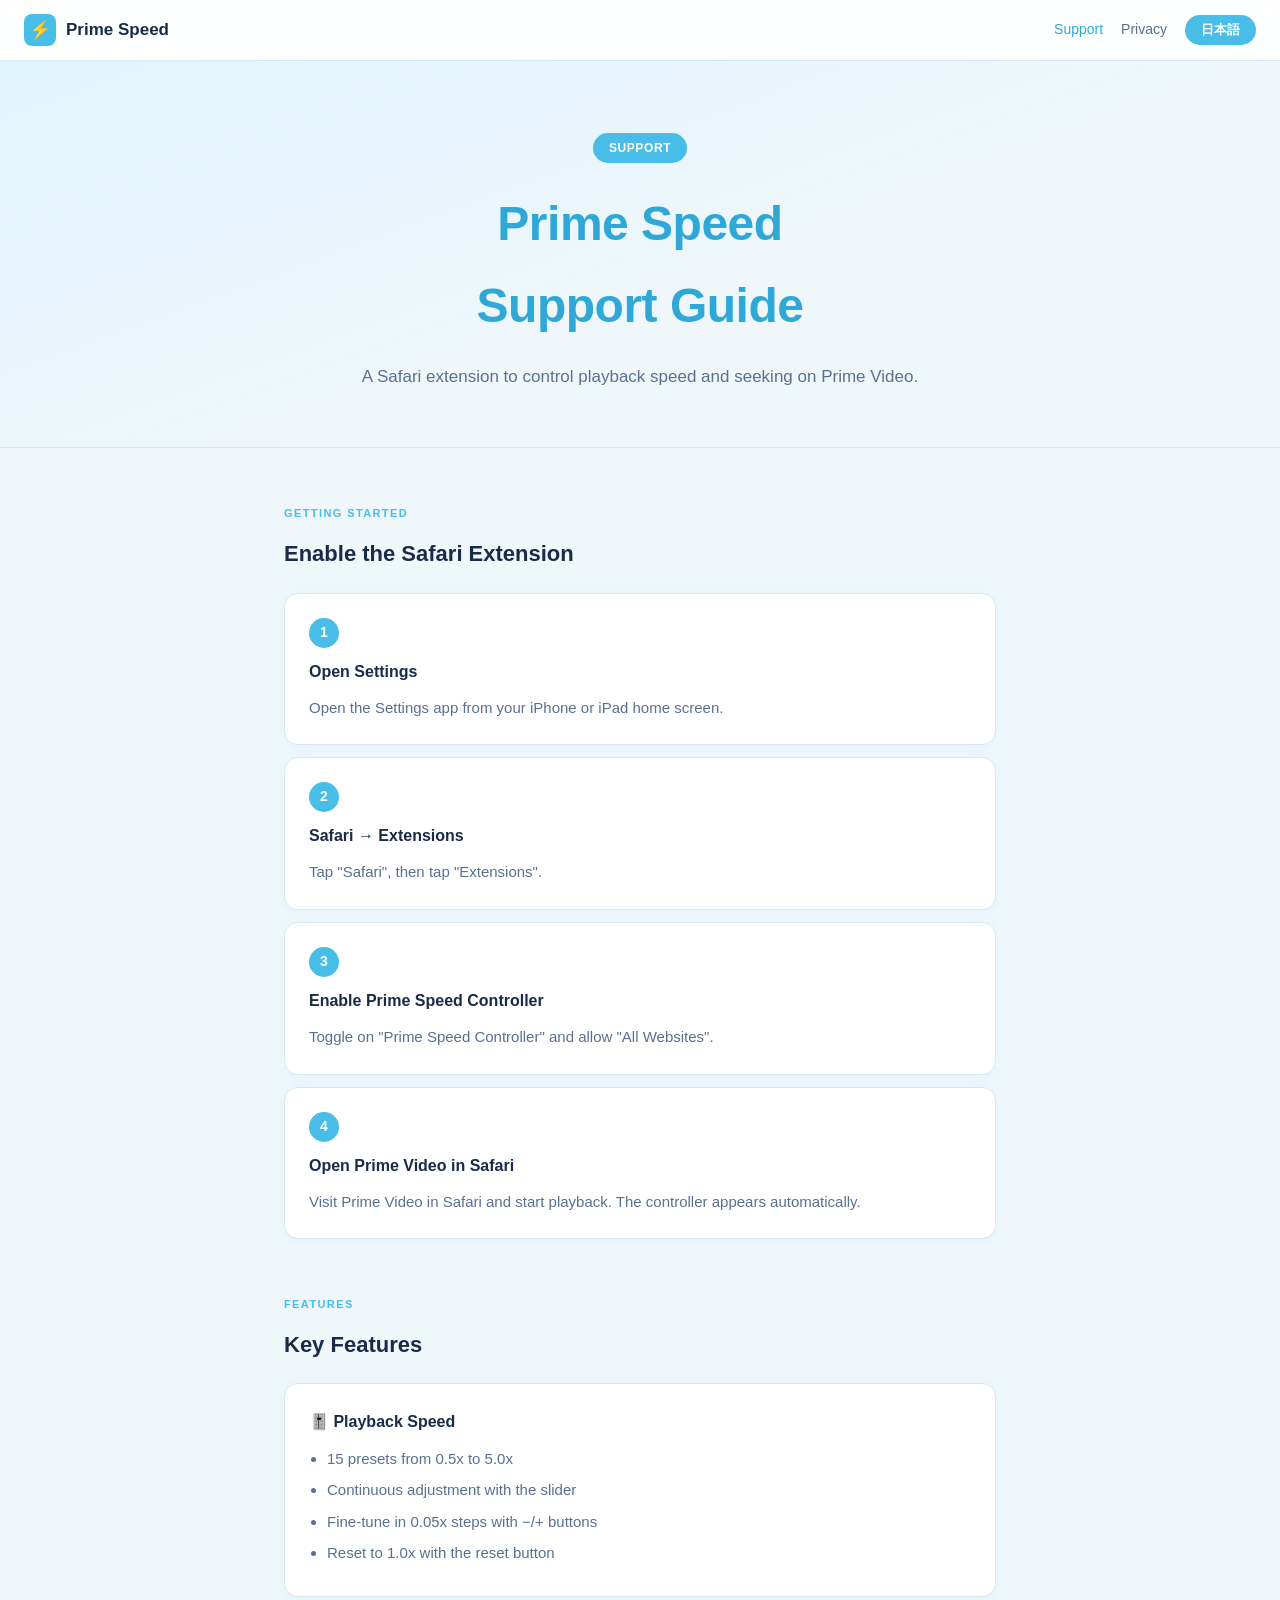
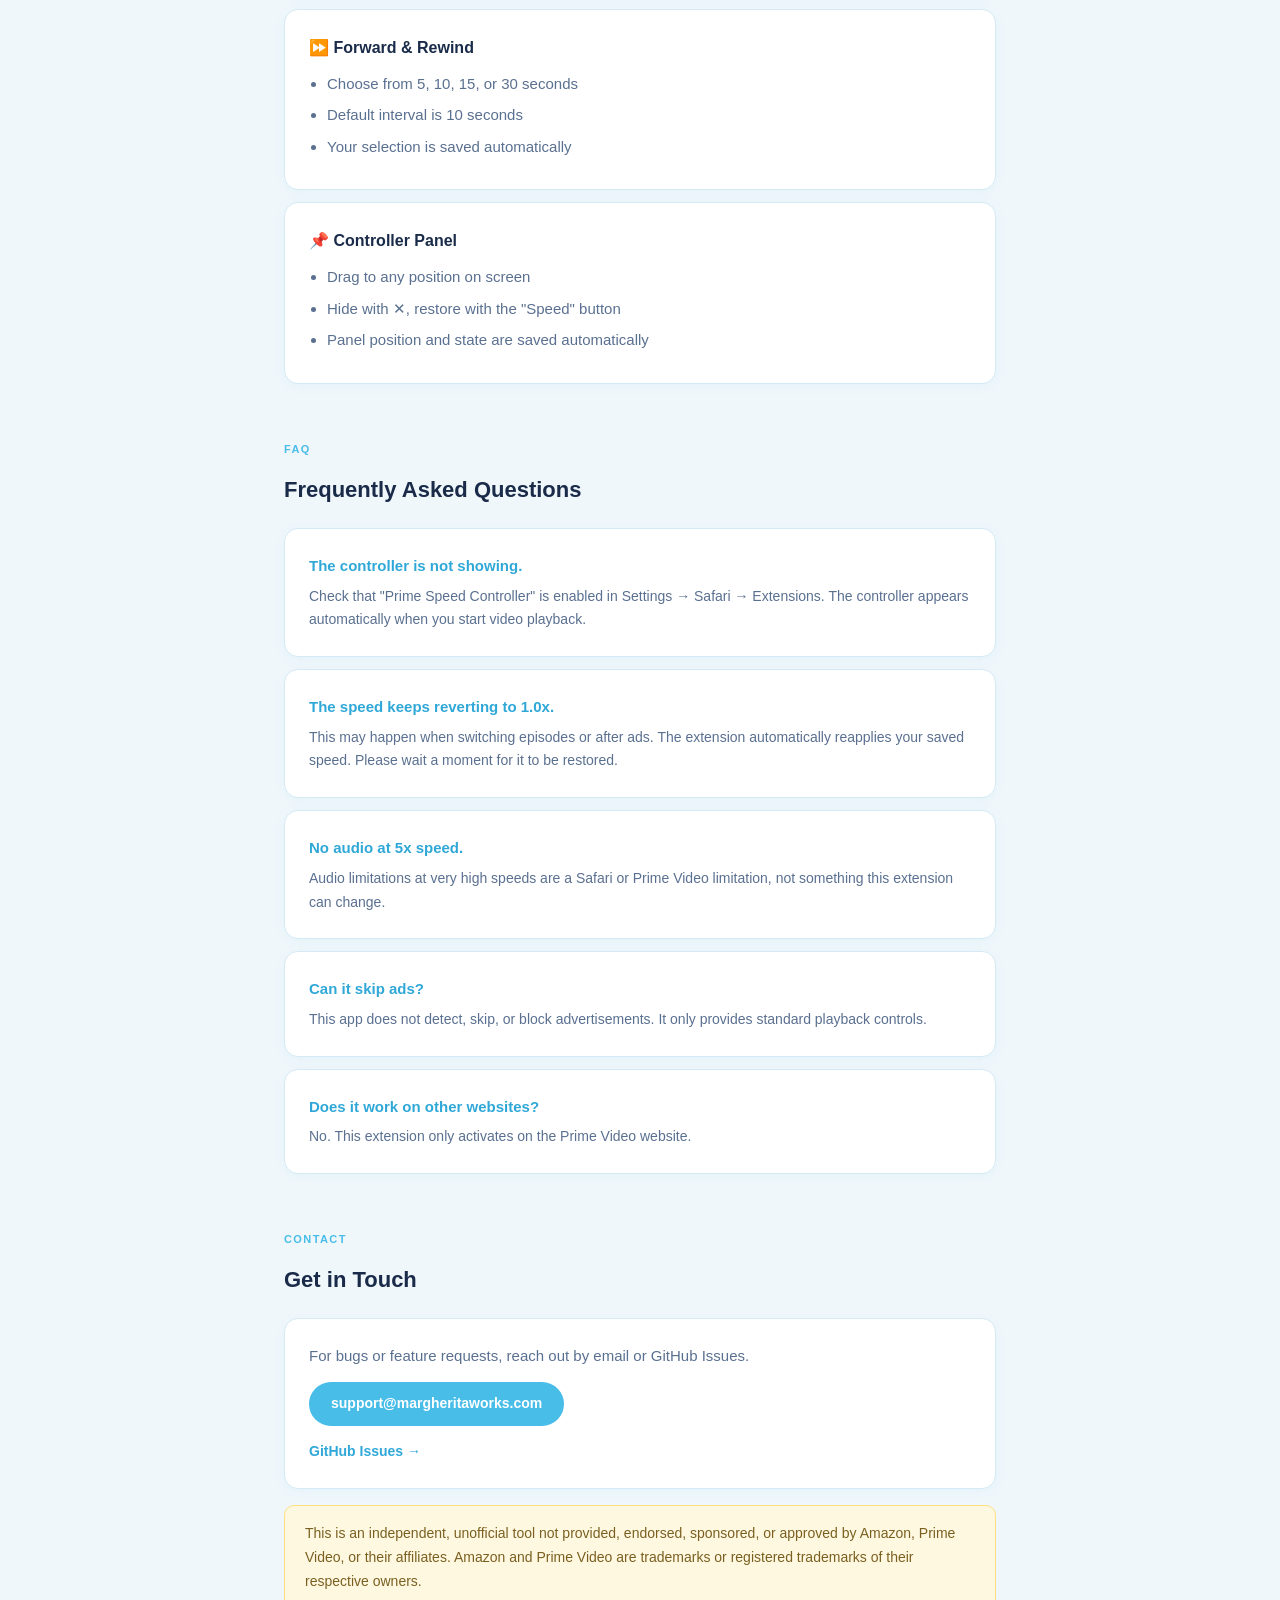
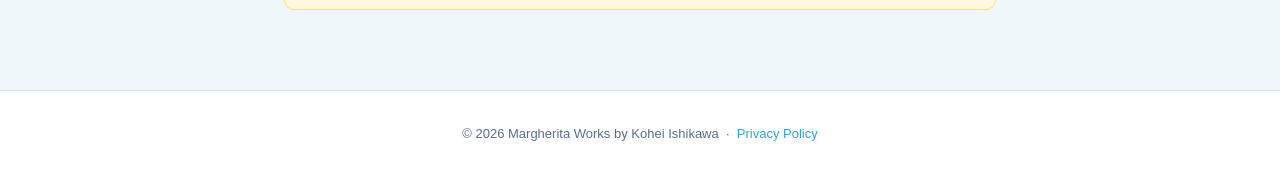
<file: index.html>
<!DOCTYPE html>
<html lang="ja">
<head>
  <meta charset="UTF-8">
  <meta name="viewport" content="width=device-width, initial-scale=1">
  <title>アマプラ倍速 — サポート / Prime Speed Controller — Support</title>
  <meta name="description" content="Safari拡張機能「アマプラ倍速」のサポートページ。使い方・よくある質問を掲載。">
  <link rel="stylesheet" href="style.css">
</head>
<body>

<nav>
  <a class="nav-brand" href="index.html">
    <div class="nav-icon">⚡</div>
    <span class="ja-t">アマプラ倍速</span>
    <span class="en-t" style="display:none">Prime Speed</span>
  </a>
  <div class="nav-links">
    <a href="index.html" class="active">
      <span class="ja-t">サポート</span><span class="en-t" style="display:none">Support</span>
    </a>
    <a href="privacy.html">
      <span class="ja-t">プライバシー</span><span class="en-t" style="display:none">Privacy</span>
    </a>
    <button class="lang-btn" onclick="toggleLang()" id="langBtn">EN</button>
  </div>
</nav>

<div class="hero">
  <div class="hero-badge ja-t">サポートページ</div>
  <div class="hero-badge en-t" style="display:none">Support</div>
  <h1>
    <span class="ja-t"><span>アマプラ倍速</span><br>使い方ガイド</span>
    <span class="en-t" style="display:none"><span>Prime Speed</span><br>Support Guide</span>
  </h1>
  <p class="ja-t">SafariでPrime Videoの再生速度・送り戻しを操作するSafari拡張機能です。</p>
  <p class="en-t" style="display:none">A Safari extension to control playback speed and seeking on Prime Video.</p>
</div>

<div class="container">

  <!-- ── Getting Started ── -->
  <div class="section">
    <div class="section-label ja-t">はじめかた</div>
    <div class="section-label en-t" style="display:none">Getting Started</div>
    <h2 class="ja-t">Safari拡張機能の有効化</h2>
    <h2 class="en-t" style="display:none">Enable the Safari Extension</h2>

    <div class="card">
      <div class="card-num">1</div>
      <h3 class="ja-t">設定アプリを開く</h3>
      <h3 class="en-t" style="display:none">Open Settings</h3>
      <p class="ja-t">iPhoneまたはiPadのホーム画面から「設定」アプリを起動します。</p>
      <p class="en-t" style="display:none">Open the Settings app from your iPhone or iPad home screen.</p>
    </div>
    <div class="card">
      <div class="card-num">2</div>
      <h3 class="ja-t">Safari → 拡張機能</h3>
      <h3 class="en-t" style="display:none">Safari → Extensions</h3>
      <p class="ja-t">「Safari」をタップし、「拡張機能」を選択します。</p>
      <p class="en-t" style="display:none">Tap "Safari", then tap "Extensions".</p>
    </div>
    <div class="card">
      <div class="card-num">3</div>
      <h3 class="ja-t">アマプラ倍速をオン</h3>
      <h3 class="en-t" style="display:none">Enable Prime Speed Controller</h3>
      <p class="ja-t">「アマプラ倍速」のトグルをオンにし、「すべてのWebサイト」を許可します。</p>
      <p class="en-t" style="display:none">Toggle on "Prime Speed Controller" and allow "All Websites".</p>
    </div>
    <div class="card">
      <div class="card-num">4</div>
      <h3 class="ja-t">SafariでPrime Videoを開く</h3>
      <h3 class="en-t" style="display:none">Open Prime Video in Safari</h3>
      <p class="ja-t">SafariでPrime Videoにアクセスし、動画を再生するとコントローラーが表示されます。</p>
      <p class="en-t" style="display:none">Visit Prime Video in Safari and start playback. The controller appears automatically.</p>
    </div>
  </div>

  <!-- ── Features ── -->
  <div class="section">
    <div class="section-label ja-t">機能</div>
    <div class="section-label en-t" style="display:none">Features</div>
    <h2 class="ja-t">主な機能</h2>
    <h2 class="en-t" style="display:none">Key Features</h2>

    <div class="card">
      <h3 class="ja-t">🎚️ 再生速度の変更</h3>
      <h3 class="en-t" style="display:none">🎚️ Playback Speed</h3>
      <ul>
        <li class="ja-t">0.5x〜5.0xの15種類のプリセット</li>
        <li class="en-t" style="display:none">15 presets from 0.5x to 5.0x</li>
        <li class="ja-t">スライダーで連続調整</li>
        <li class="en-t" style="display:none">Continuous adjustment with the slider</li>
        <li class="ja-t">−/＋ボタンで0.05倍単位の微調整</li>
        <li class="en-t" style="display:none">Fine-tune in 0.05x steps with −/+ buttons</li>
        <li class="ja-t">リセットボタンで1.0xに戻す</li>
        <li class="en-t" style="display:none">Reset to 1.0x with the reset button</li>
      </ul>
    </div>
    <div class="card">
      <h3 class="ja-t">⏩ 送り・戻し</h3>
      <h3 class="en-t" style="display:none">⏩ Forward & Rewind</h3>
      <ul>
        <li class="ja-t">5秒・10秒・15秒・30秒から選択</li>
        <li class="en-t" style="display:none">Choose from 5, 10, 15, or 30 seconds</li>
        <li class="ja-t">初期値は10秒</li>
        <li class="en-t" style="display:none">Default interval is 10 seconds</li>
        <li class="ja-t">選択した秒数は自動保存</li>
        <li class="en-t" style="display:none">Your selection is saved automatically</li>
      </ul>
    </div>
    <div class="card">
      <h3 class="ja-t">📌 コントローラーパネル</h3>
      <h3 class="en-t" style="display:none">📌 Controller Panel</h3>
      <ul>
        <li class="ja-t">ドラッグで好きな位置に移動</li>
        <li class="en-t" style="display:none">Drag to any position on screen</li>
        <li class="ja-t">×ボタンで非表示、「倍速」ボタンで再表示</li>
        <li class="en-t" style="display:none">Hide with ✕, restore with the "Speed" button</li>
        <li class="ja-t">パネルの位置・状態は自動保存</li>
        <li class="en-t" style="display:none">Panel position and state are saved automatically</li>
      </ul>
    </div>
  </div>

  <!-- ── FAQ ── -->
  <div class="section">
    <div class="section-label ja-t">よくある質問</div>
    <div class="section-label en-t" style="display:none">FAQ</div>
    <h2 class="ja-t">FAQ</h2>
    <h2 class="en-t" style="display:none">Frequently Asked Questions</h2>

    <div class="card">
      <div class="faq-q ja-t">コントローラーが表示されません。</div>
      <div class="faq-q en-t" style="display:none">The controller is not showing.</div>
      <div class="faq-a ja-t">設定→Safari→拡張機能で「アマプラ倍速」が有効になっているか確認してください。Safariで動画の再生を開始すると自動表示されます。</div>
      <div class="faq-a en-t" style="display:none">Check that "Prime Speed Controller" is enabled in Settings → Safari → Extensions. The controller appears automatically when you start video playback.</div>
    </div>
    <div class="card">
      <div class="faq-q ja-t">速度が勝手に1.0xに戻ります。</div>
      <div class="faq-q en-t" style="display:none">The speed keeps reverting to 1.0x.</div>
      <div class="faq-a ja-t">エピソード切り替えや広告後に発生する場合があります。拡張機能は保存した速度を自動で再適用します。画面に速度が戻るまで少しお待ちください。</div>
      <div class="faq-a en-t" style="display:none">This may happen when switching episodes or after ads. The extension automatically reapplies your saved speed. Please wait a moment for it to be restored.</div>
    </div>
    <div class="card">
      <div class="faq-q ja-t">5倍速で音声が出ません。</div>
      <div class="faq-q en-t" style="display:none">No audio at 5x speed.</div>
      <div class="faq-a ja-t">高速再生時の音声制限はSafariまたはPrime Videoの仕様です。本アプリ側での対応はできません。</div>
      <div class="faq-a en-t" style="display:none">Audio limitations at very high speeds are a Safari or Prime Video limitation, not something this extension can change.</div>
    </div>
    <div class="card">
      <div class="faq-q ja-t">広告をスキップできますか？</div>
      <div class="faq-q en-t" style="display:none">Can it skip ads?</div>
      <div class="faq-a ja-t">本アプリは広告の検出・自動スキップ・遮断は一切行いません。通常の動画操作のみを提供しています。</div>
      <div class="faq-a en-t" style="display:none">This app does not detect, skip, or block advertisements. It only provides standard playback controls.</div>
    </div>
    <div class="card">
      <div class="faq-q ja-t">Prime Video以外でも使えますか？</div>
      <div class="faq-q en-t" style="display:none">Does it work on other websites?</div>
      <div class="faq-a ja-t">いいえ。本拡張機能はPrime VideoのWebサイトでのみ動作します。</div>
      <div class="faq-a en-t" style="display:none">No. This extension only activates on the Prime Video website.</div>
    </div>
  </div>

  <!-- ── Contact ── -->
  <div class="section">
    <div class="section-label ja-t">お問い合わせ</div>
    <div class="section-label en-t" style="display:none">Contact</div>
    <h2 class="ja-t">サポートへのご連絡</h2>
    <h2 class="en-t" style="display:none">Get in Touch</h2>
    <div class="card">
      <p class="ja-t">不具合・ご要望はメールまたはGitHubのIssueでご連絡ください。</p>
      <p class="en-t" style="display:none">For bugs or feature requests, reach out by email or GitHub Issues.</p>
      <a href="mailto:support@margheritaworks.com" class="contact-link">
        support@margheritaworks.com
      </a>
      <p style="margin-top:12px">
        <a href="https://github.com/isitest1/prime-video-speed-controller/issues"
           style="color:var(--blue2);text-decoration:none;font-weight:600;font-size:14px">
          GitHub Issues →
        </a>
      </p>
    </div>
  </div>

  <div class="notice">
    <span class="ja-t">本アプリはAmazon、Prime Video、およびその関連会社による提供・承認・後援を受けた非公式の独立ツールです。AmazonおよびPrime Videoは各権利者に帰属する商標または登録商標です。</span>
    <span class="en-t" style="display:none">This is an independent, unofficial tool not provided, endorsed, sponsored, or approved by Amazon, Prime Video, or their affiliates. Amazon and Prime Video are trademarks or registered trademarks of their respective owners.</span>
  </div>

</div>

<footer>
  <p>© 2026 Margherita Works by Kohei Ishikawa &nbsp;·&nbsp;
    <a href="privacy.html"><span class="ja-t">プライバシーポリシー</span><span class="en-t" style="display:none">Privacy Policy</span></a>
  </p>
</footer>

<script>
  var isJa = true;
  function toggleLang() {
    isJa = !isJa;
    document.querySelectorAll('.ja-t').forEach(function(el){
      el.style.display = isJa ? '' : 'none';
    });
    document.querySelectorAll('.en-t').forEach(function(el){
      el.style.display = isJa ? 'none' : '';
    });
    document.getElementById('langBtn').textContent = isJa ? 'EN' : '日本語';
    document.documentElement.lang = isJa ? 'ja' : 'en';
  }
  // init based on browser language
  if (!navigator.language.startsWith('ja')) toggleLang();
</script>
</body>
</html>
</file>
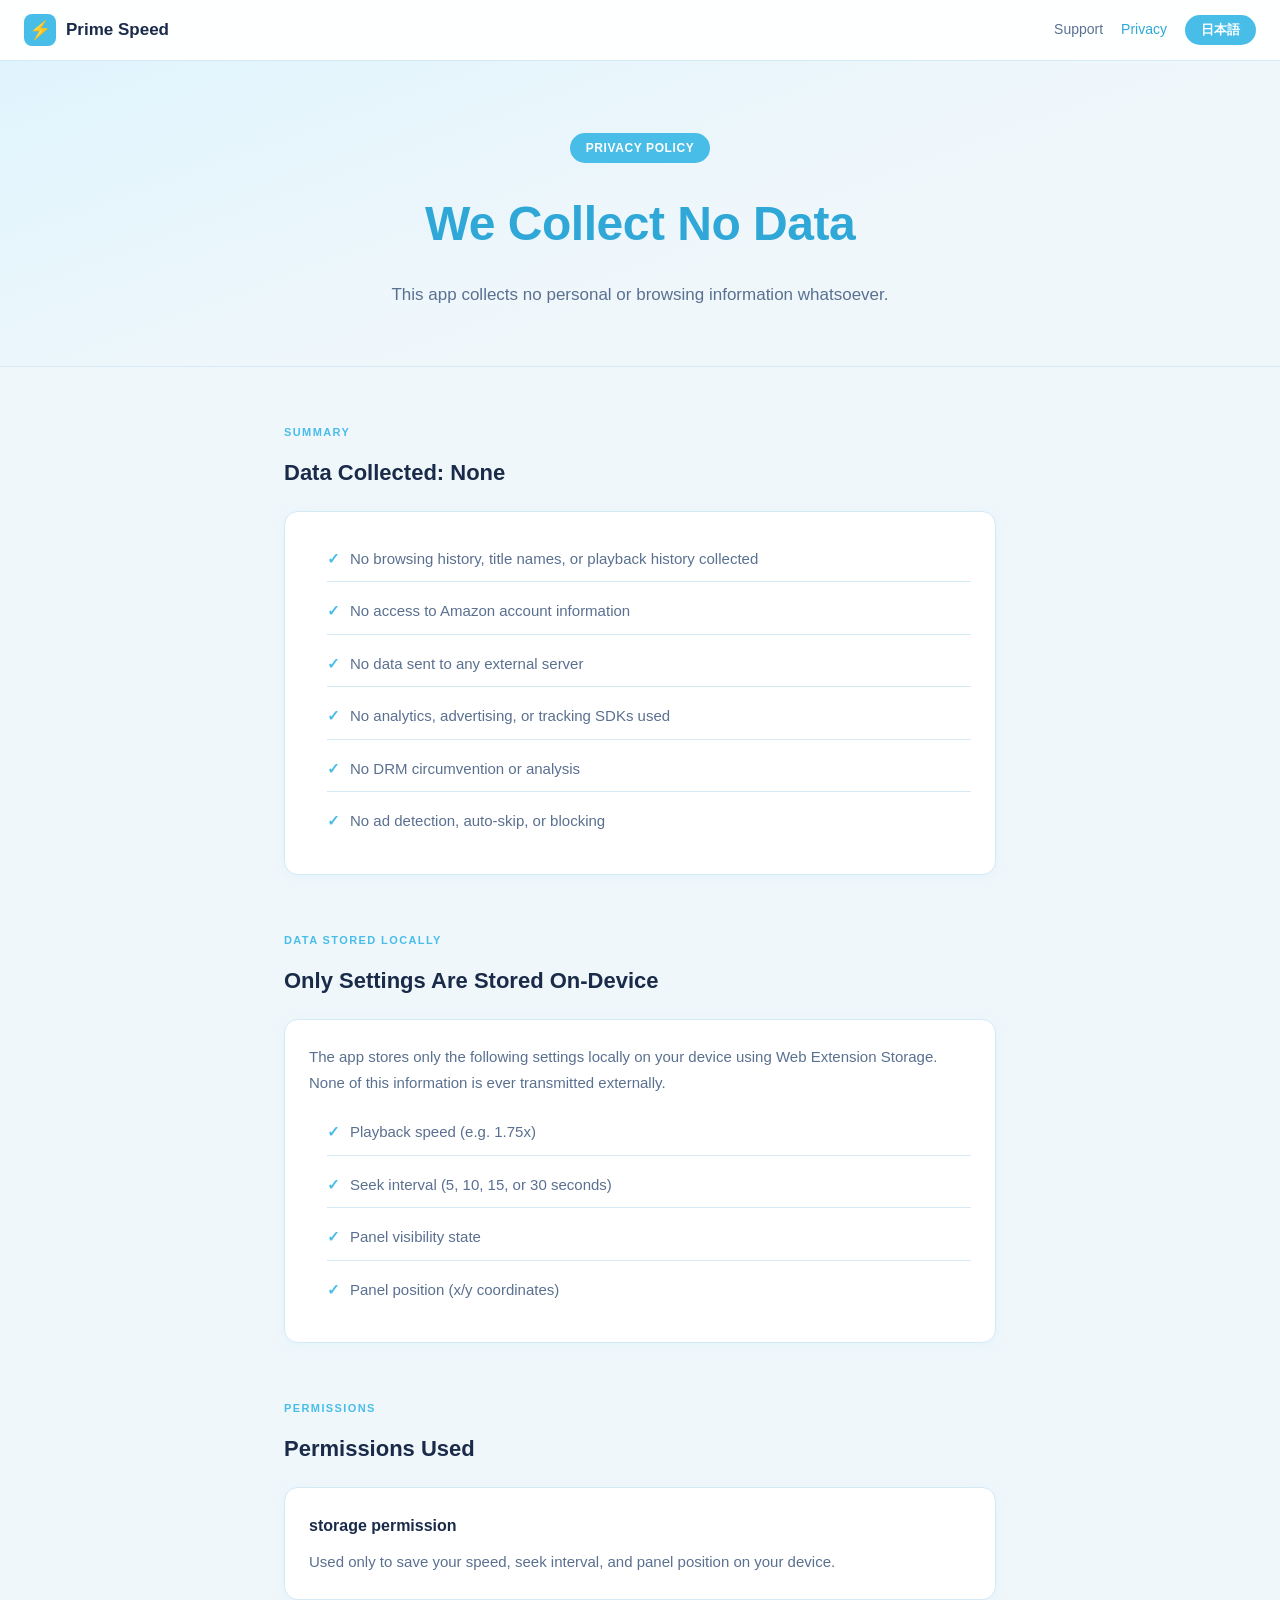
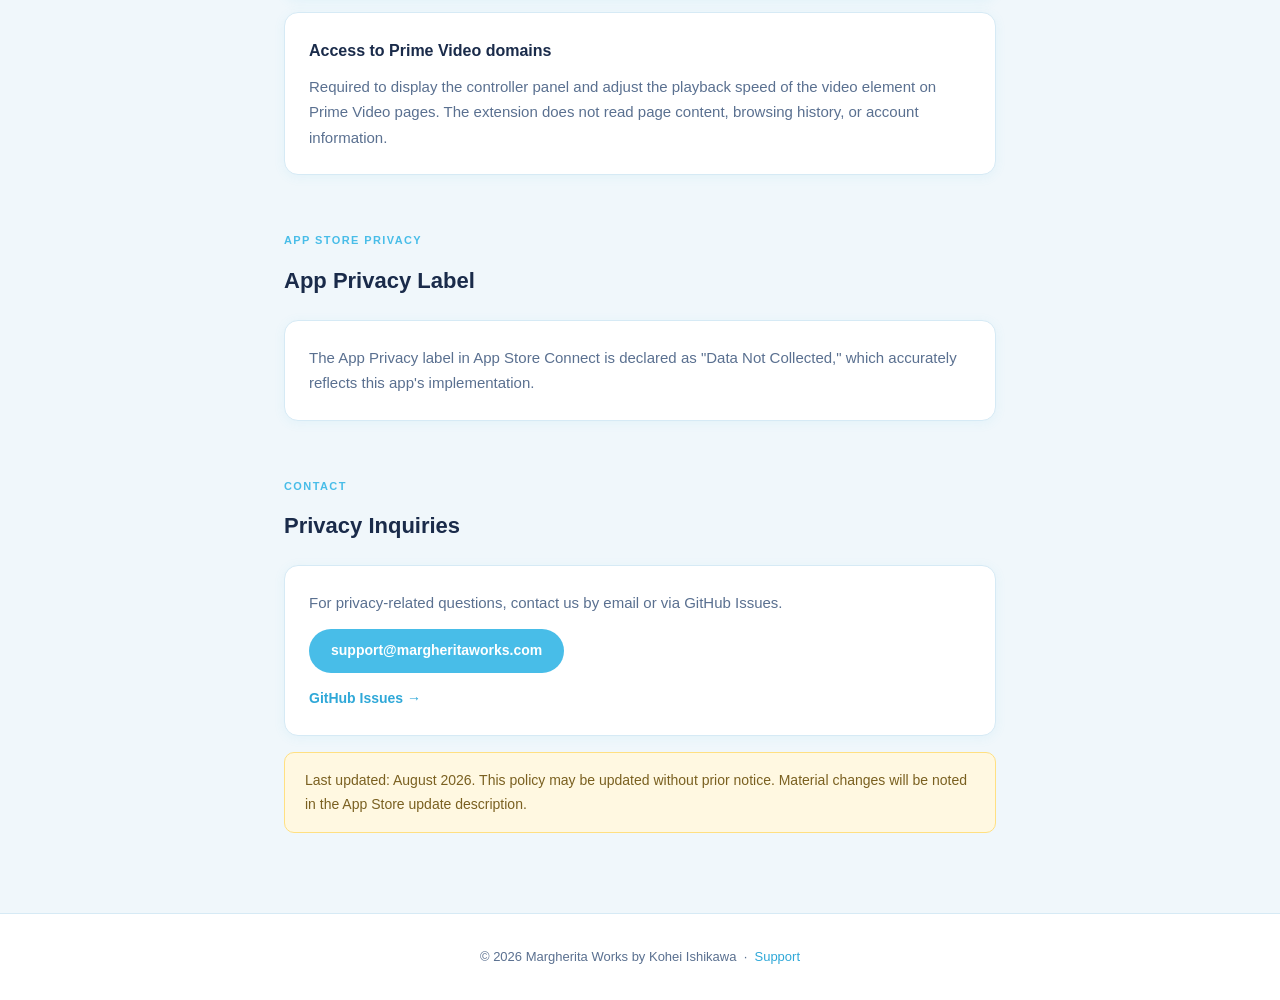
<file: privacy.html>
<!DOCTYPE html>
<html lang="ja">
<head>
  <meta charset="UTF-8">
  <meta name="viewport" content="width=device-width, initial-scale=1">
  <title>プライバシーポリシー / Privacy Policy — アマプラ倍速</title>
  <meta name="description" content="アマプラ倍速（Prime Speed Controller）のプライバシーポリシー。">
  <link rel="stylesheet" href="style.css">
</head>
<body>

<nav>
  <a class="nav-brand" href="index.html">
    <div class="nav-icon">⚡</div>
    <span class="ja-t">アマプラ倍速</span>
    <span class="en-t" style="display:none">Prime Speed</span>
  </a>
  <div class="nav-links">
    <a href="index.html">
      <span class="ja-t">サポート</span><span class="en-t" style="display:none">Support</span>
    </a>
    <a href="privacy.html" class="active">
      <span class="ja-t">プライバシー</span><span class="en-t" style="display:none">Privacy</span>
    </a>
    <button class="lang-btn" onclick="toggleLang()" id="langBtn">EN</button>
  </div>
</nav>

<div class="hero">
  <div class="hero-badge ja-t">プライバシーポリシー</div>
  <div class="hero-badge en-t" style="display:none">Privacy Policy</div>
  <h1>
    <span class="ja-t">データを<span>収集しません</span></span>
    <span class="en-t" style="display:none">We Collect <span>No Data</span></span>
  </h1>
  <p class="ja-t">本アプリはユーザーの閲覧情報・個人情報を一切収集・送信しません。</p>
  <p class="en-t" style="display:none">This app collects no personal or browsing information whatsoever.</p>
</div>

<div class="container">

  <!-- ── Summary ── -->
  <div class="section">
    <div class="section-label ja-t">概要</div>
    <div class="section-label en-t" style="display:none">Summary</div>
    <h2 class="ja-t">収集するデータ：なし</h2>
    <h2 class="en-t" style="display:none">Data Collected: None</h2>

    <div class="card">
      <ul class="check-list">
        <li class="ja-t">閲覧履歴・作品名・再生履歴を収集しない</li>
        <li class="en-t" style="display:none">No browsing history, title names, or playback history collected</li>

        <li class="ja-t">Amazonアカウント情報にアクセスしない</li>
        <li class="en-t" style="display:none">No access to Amazon account information</li>

        <li class="ja-t">外部サーバーへのデータ送信をしない</li>
        <li class="en-t" style="display:none">No data sent to any external server</li>

        <li class="ja-t">解析SDK・広告SDK・トラッキングSDKを使用しない</li>
        <li class="en-t" style="display:none">No analytics, advertising, or tracking SDKs used</li>

        <li class="ja-t">DRMの解除・回避・解析をしない</li>
        <li class="en-t" style="display:none">No DRM circumvention or analysis</li>

        <li class="ja-t">広告の検出・自動スキップ・遮断をしない</li>
        <li class="en-t" style="display:none">No ad detection, auto-skip, or blocking</li>
      </ul>
    </div>
  </div>

  <!-- ── What IS stored ── -->
  <div class="section">
    <div class="section-label ja-t">端末内に保存するデータ</div>
    <div class="section-label en-t" style="display:none">Data Stored Locally</div>
    <h2 class="ja-t">設定値のみ端末内に保存</h2>
    <h2 class="en-t" style="display:none">Only Settings Are Stored On-Device</h2>

    <div class="card">
      <p class="ja-t" style="margin-bottom:14px">
        本アプリは次の設定値のみをお使いの端末内（Web Extension Storage）に保存します。これらの情報は外部に送信されることはありません。
      </p>
      <p class="en-t" style="display:none;margin-bottom:14px">
        The app stores only the following settings locally on your device using Web Extension Storage. None of this information is ever transmitted externally.
      </p>
      <ul class="check-list">
        <li class="ja-t">再生速度（例: 1.75x）</li>
        <li class="en-t" style="display:none">Playback speed (e.g. 1.75x)</li>

        <li class="ja-t">送り・戻し秒数（5 / 10 / 15 / 30秒）</li>
        <li class="en-t" style="display:none">Seek interval (5, 10, 15, or 30 seconds)</li>

        <li class="ja-t">操作パネルの表示・非表示の状態</li>
        <li class="en-t" style="display:none">Panel visibility state</li>

        <li class="ja-t">操作パネルの位置（x/y座標）</li>
        <li class="en-t" style="display:none">Panel position (x/y coordinates)</li>
      </ul>
    </div>
  </div>

  <!-- ── Permissions ── -->
  <div class="section">
    <div class="section-label ja-t">権限について</div>
    <div class="section-label en-t" style="display:none">Permissions</div>
    <h2 class="ja-t">使用する権限</h2>
    <h2 class="en-t" style="display:none">Permissions Used</h2>

    <div class="card">
      <h3 class="ja-t">storage 権限</h3>
      <h3 class="en-t" style="display:none">storage permission</h3>
      <p class="ja-t">再生速度・送り秒数・パネル位置などの設定を端末内に保存するためだけに使用します。</p>
      <p class="en-t" style="display:none">Used only to save your speed, seek interval, and panel position on your device.</p>
    </div>
    <div class="card">
      <h3 class="ja-t">Prime Video ドメインへのアクセス</h3>
      <h3 class="en-t" style="display:none">Access to Prime Video domains</h3>
      <p class="ja-t">操作パネルを表示し、video要素の再生速度を変更するためにPrime VideoのWebページへのアクセスが必要です。ページの内容・閲覧履歴・アカウント情報を読み取ることはありません。</p>
      <p class="en-t" style="display:none">Required to display the controller panel and adjust the playback speed of the video element on Prime Video pages. The extension does not read page content, browsing history, or account information.</p>
    </div>
  </div>

  <!-- ── App Privacy ── -->
  <div class="section">
    <div class="section-label ja-t">App Store プライバシー情報</div>
    <div class="section-label en-t" style="display:none">App Store Privacy</div>
    <h2 class="ja-t">App Privacyラベル</h2>
    <h2 class="en-t" style="display:none">App Privacy Label</h2>
    <div class="card">
      <p class="ja-t">App Store ConnectのApp Privacyには「データ非収集（Data Not Collected）」を申告しています。これは本アプリの実装と一致しています。</p>
      <p class="en-t" style="display:none">The App Privacy label in App Store Connect is declared as "Data Not Collected," which accurately reflects this app's implementation.</p>
    </div>
  </div>

  <!-- ── Contact ── -->
  <div class="section">
    <div class="section-label ja-t">お問い合わせ</div>
    <div class="section-label en-t" style="display:none">Contact</div>
    <h2 class="ja-t">プライバシーに関するお問い合わせ</h2>
    <h2 class="en-t" style="display:none">Privacy Inquiries</h2>
    <div class="card">
      <p class="ja-t">プライバシーに関するご質問はメールまたはGitHubのIssueでご連絡ください。</p>
      <p class="en-t" style="display:none">For privacy-related questions, contact us by email or via GitHub Issues.</p>
      <a href="mailto:support@margheritaworks.com" class="contact-link">
        support@margheritaworks.com
      </a>
      <p style="margin-top:12px">
        <a href="https://github.com/isitest1/prime-video-speed-controller/issues"
           style="color:var(--blue2);text-decoration:none;font-weight:600;font-size:14px">GitHub Issues →</a>
      </p>
    </div>
  </div>

  <div class="notice">
    <span class="ja-t">最終更新: 2026年8月 ／ 本ポリシーは予告なく変更することがあります。重要な変更がある場合はApp Storeのアップデート情報でお知らせします。</span>
    <span class="en-t" style="display:none">Last updated: August 2026. This policy may be updated without prior notice. Material changes will be noted in the App Store update description.</span>
  </div>

</div>

<footer>
  <p>© 2026 Margherita Works by Kohei Ishikawa &nbsp;·&nbsp;
    <a href="index.html"><span class="ja-t">サポート</span><span class="en-t" style="display:none">Support</span></a>
  </p>
</footer>

<script>
  var isJa = true;
  function toggleLang() {
    isJa = !isJa;
    document.querySelectorAll('.ja-t').forEach(function(el){
      el.style.display = isJa ? '' : 'none';
    });
    document.querySelectorAll('.en-t').forEach(function(el){
      el.style.display = isJa ? 'none' : '';
    });
    document.getElementById('langBtn').textContent = isJa ? 'EN' : '日本語';
    document.documentElement.lang = isJa ? 'ja' : 'en';
  }
  if (!navigator.language.startsWith('ja')) toggleLang();
</script>
</body>
</html>
</file>
<file: style.css>
:root {
  --bg:      #f0f7fb;
  --surface: #ffffff;
  --card:    #ffffff;
  --border:  #d6eaf5;
  --blue:    #48bde8;
  --blue2:   #2fa8d8;
  --coral:   #ff6450;
  --text:    #1a2b4a;
  --dim:     #5a7090;
  --radius:  14px;
}
*, *::before, *::after { box-sizing: border-box; margin: 0; padding: 0; }

body {
  background: var(--bg);
  color: var(--text);
  font-family: -apple-system, BlinkMacSystemFont, "Helvetica Neue", sans-serif;
  line-height: 1.7;
  font-size: 16px;
}

/* ── Nav ── */
nav {
  position: sticky;
  top: 0;
  z-index: 100;
  display: flex;
  align-items: center;
  justify-content: space-between;
  padding: 14px 24px;
  background: rgba(255,255,255,.90);
  backdrop-filter: blur(16px);
  border-bottom: 1px solid var(--border);
  gap: 12px;
}
.nav-brand {
  display: flex;
  align-items: center;
  gap: 10px;
  text-decoration: none;
  color: var(--text);
  font-weight: 700;
  font-size: 17px;
}
.nav-icon {
  width: 32px; height: 32px;
  background: var(--blue);
  border-radius: 8px;
  display: flex; align-items: center; justify-content: center;
  font-size: 18px;
  color: #fff;
  font-weight: 900;
}
.nav-links { display: flex; align-items: center; gap: 18px; }
.nav-links a {
  color: var(--dim);
  text-decoration: none;
  font-size: 14px;
  font-weight: 500;
  transition: color .15s;
}
.nav-links a:hover, .nav-links a.active { color: var(--blue2); }

/* ── Lang toggle ── */
.lang-btn {
  background: var(--blue);
  border: none;
  color: #fff;
  border-radius: 20px;
  padding: 6px 16px;
  font-size: 13px;
  font-weight: 700;
  cursor: pointer;
  transition: background .15s;
  white-space: nowrap;
}
.lang-btn:hover { background: var(--blue2); }

/* ── Hero ── */
.hero {
  text-align: center;
  padding: 72px 24px 56px;
  background: linear-gradient(160deg, #e0f4fd 0%, #f0f7fb 60%);
  border-bottom: 1px solid var(--border);
}
.hero-badge {
  display: inline-block;
  background: var(--blue);
  color: #fff;
  border-radius: 20px;
  padding: 5px 16px;
  font-size: 12px;
  font-weight: 700;
  letter-spacing: .6px;
  text-transform: uppercase;
  margin-bottom: 20px;
}
.hero h1 {
  font-size: clamp(28px, 5vw, 48px);
  font-weight: 800;
  letter-spacing: -.5px;
  margin-bottom: 16px;
  color: var(--text);
}
.hero h1 span { color: var(--blue2); }
.hero p {
  color: var(--dim);
  max-width: 560px;
  margin: 0 auto;
  font-size: 17px;
}

/* ── Container ── */
.container {
  max-width: 760px;
  margin: 0 auto;
  padding: 0 24px 80px;
}

/* ── Section ── */
.section { margin-top: 56px; }
.section-label {
  font-size: 11px;
  font-weight: 800;
  letter-spacing: 1.4px;
  text-transform: uppercase;
  color: var(--blue);
  margin-bottom: 12px;
}
.section h2 {
  font-size: 22px;
  font-weight: 700;
  margin-bottom: 20px;
  color: var(--text);
}

/* ── Card ── */
.card {
  background: var(--card);
  border: 1px solid var(--border);
  border-radius: var(--radius);
  padding: 24px;
  margin-bottom: 12px;
  box-shadow: 0 2px 12px rgba(72,189,232,.08);
}
.card + .card { margin-top: 10px; }
.card-num {
  display: inline-flex;
  align-items: center;
  justify-content: center;
  width: 30px; height: 30px;
  background: var(--blue);
  color: #fff;
  border-radius: 50%;
  font-size: 14px;
  font-weight: 900;
  margin-bottom: 10px;
}
.card h3 {
  font-size: 16px;
  font-weight: 700;
  margin-bottom: 10px;
  color: var(--text);
}
.card p, .card li { color: var(--dim); font-size: 15px; }
.card ul { padding-left: 18px; }
.card li { margin-bottom: 6px; }

/* ── FAQ ── */
.faq-q {
  font-size: 15px;
  font-weight: 700;
  color: var(--blue2);
  margin-bottom: 6px;
}
.faq-a { color: var(--dim); font-size: 14px; }

/* ── Privacy bullets ── */
.check-list { list-style: none; padding: 0; }
.check-list li {
  padding: 10px 0;
  border-bottom: 1px solid var(--border);
  display: flex;
  gap: 10px;
  font-size: 15px;
  color: var(--dim);
}
.check-list li:last-child { border: none; }
.check-list li::before {
  content: "✓";
  color: var(--blue);
  font-weight: 900;
  flex-shrink: 0;
}

/* ── Notice ── */
.notice {
  background: #fff8e1;
  border: 1px solid #ffe082;
  border-radius: 10px;
  padding: 16px 20px;
  color: #7a6020;
  font-size: 14px;
  margin-top: 16px;
}

/* ── Contact button ── */
.contact-link {
  display: inline-block;
  margin-top: 14px;
  background: var(--blue);
  color: #fff;
  text-decoration: none;
  font-weight: 700;
  font-size: 14px;
  padding: 10px 22px;
  border-radius: 24px;
  transition: background .15s;
}
.contact-link:hover { background: var(--blue2); }

/* ── Footer ── */
footer {
  border-top: 1px solid var(--border);
  padding: 32px 24px;
  text-align: center;
  color: var(--dim);
  font-size: 13px;
  background: var(--surface);
}
footer a { color: var(--blue2); text-decoration: none; }

/* ── Responsive ── */
@media (max-width: 600px) {
  nav { padding: 12px 16px; }
  .hero { padding: 48px 16px 40px; }
  .container { padding: 0 16px 60px; }
}
</file>
